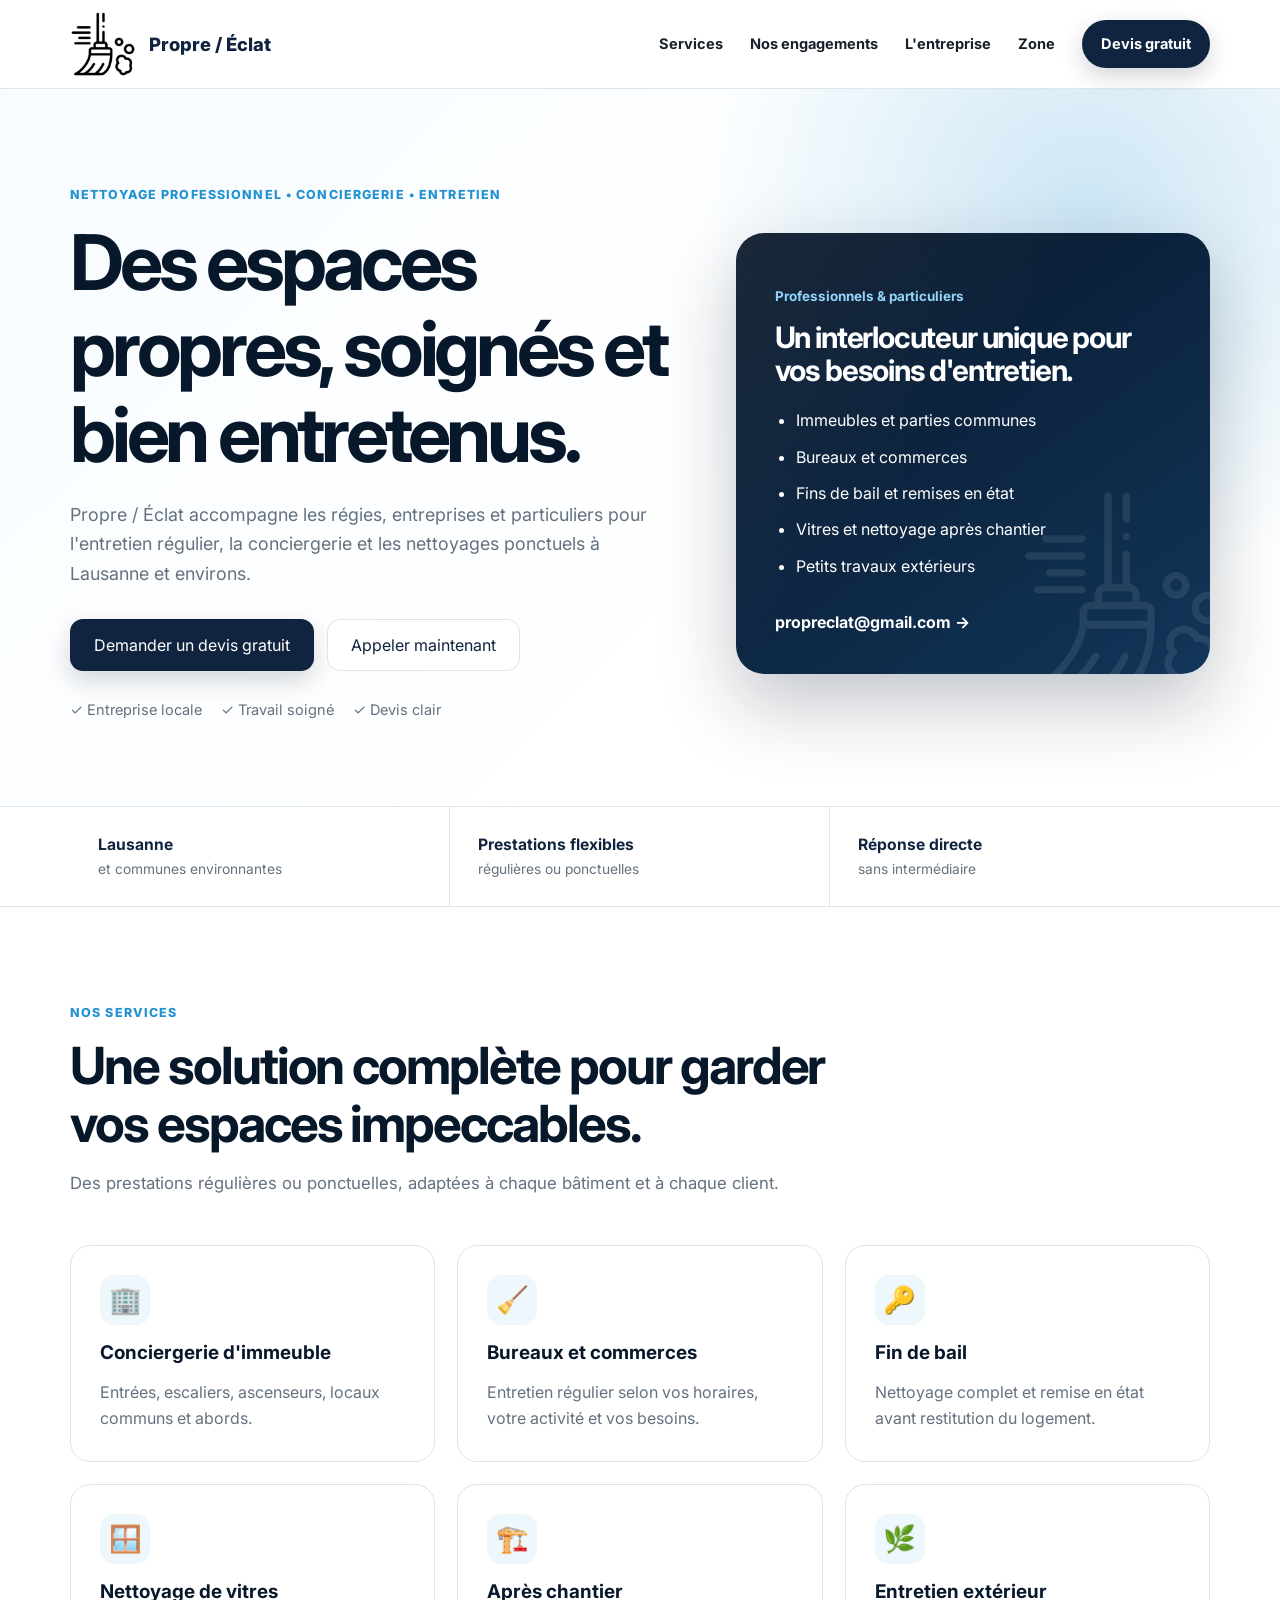
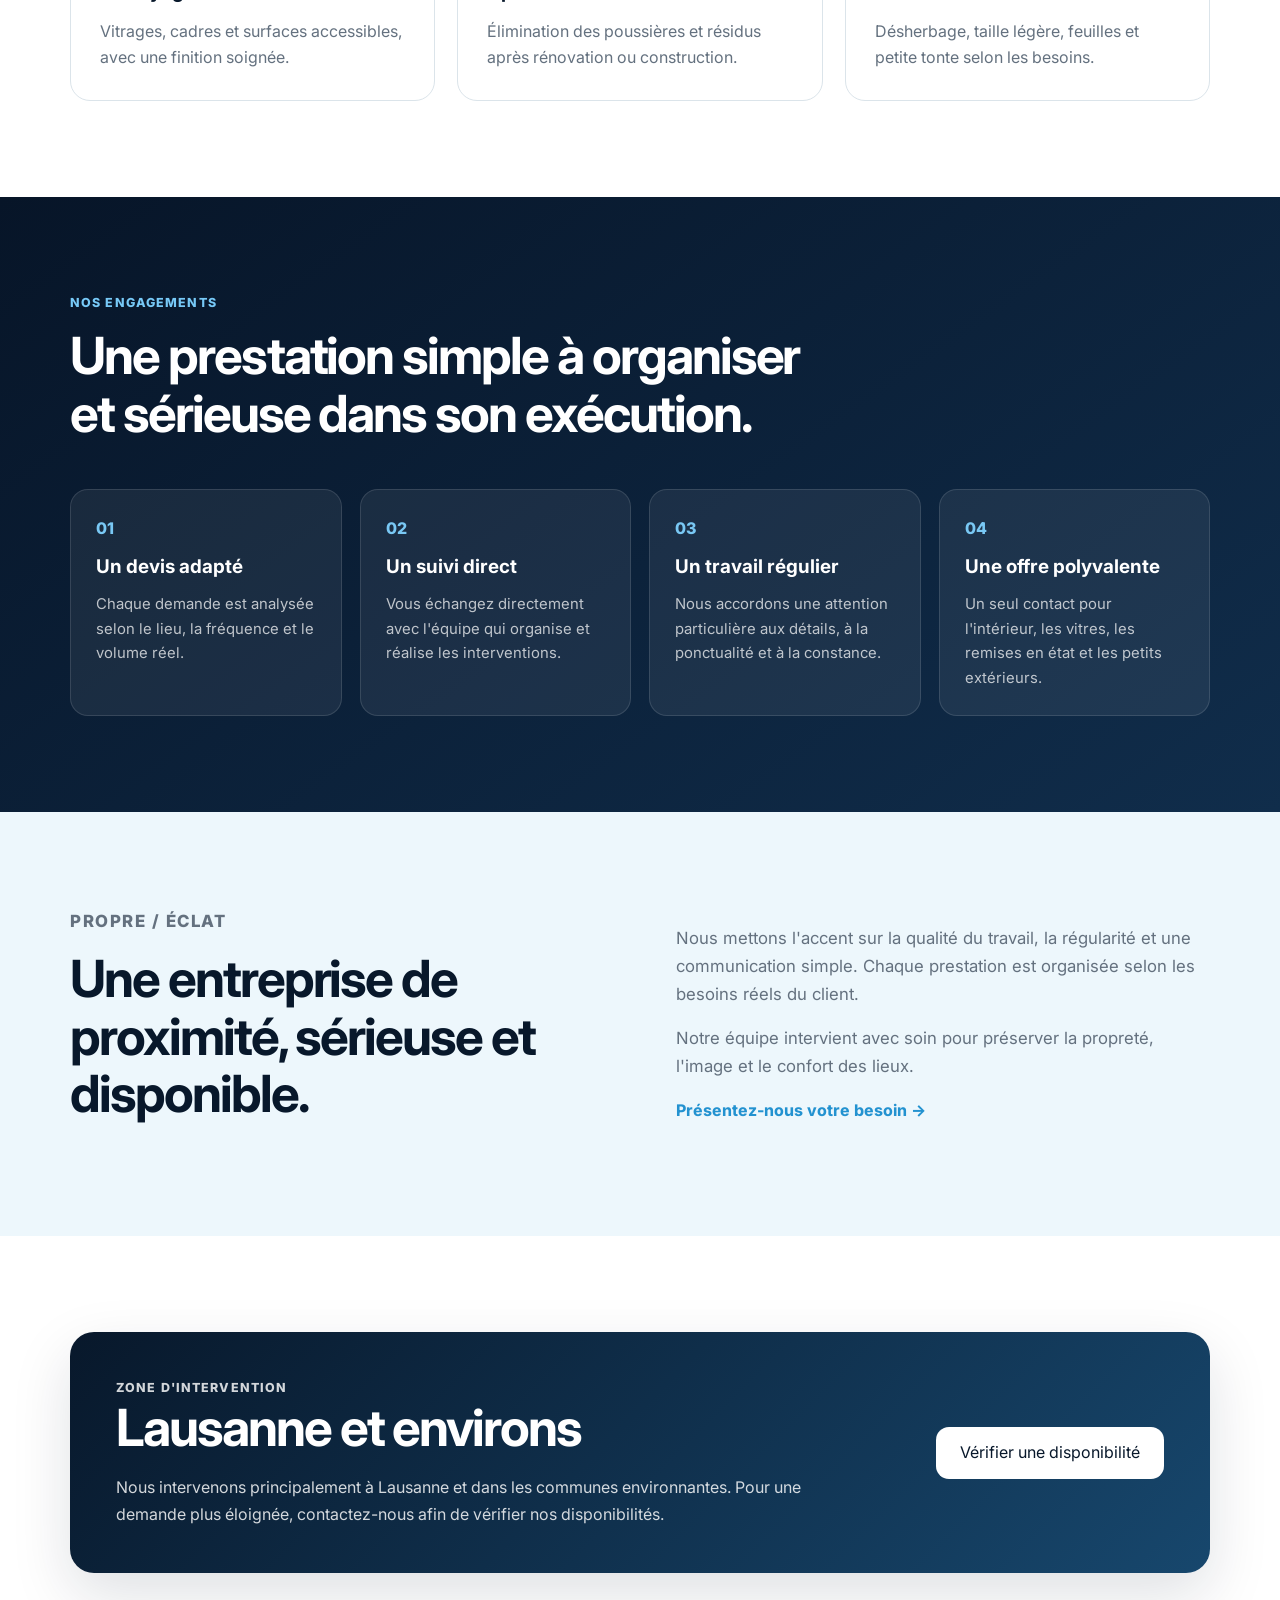
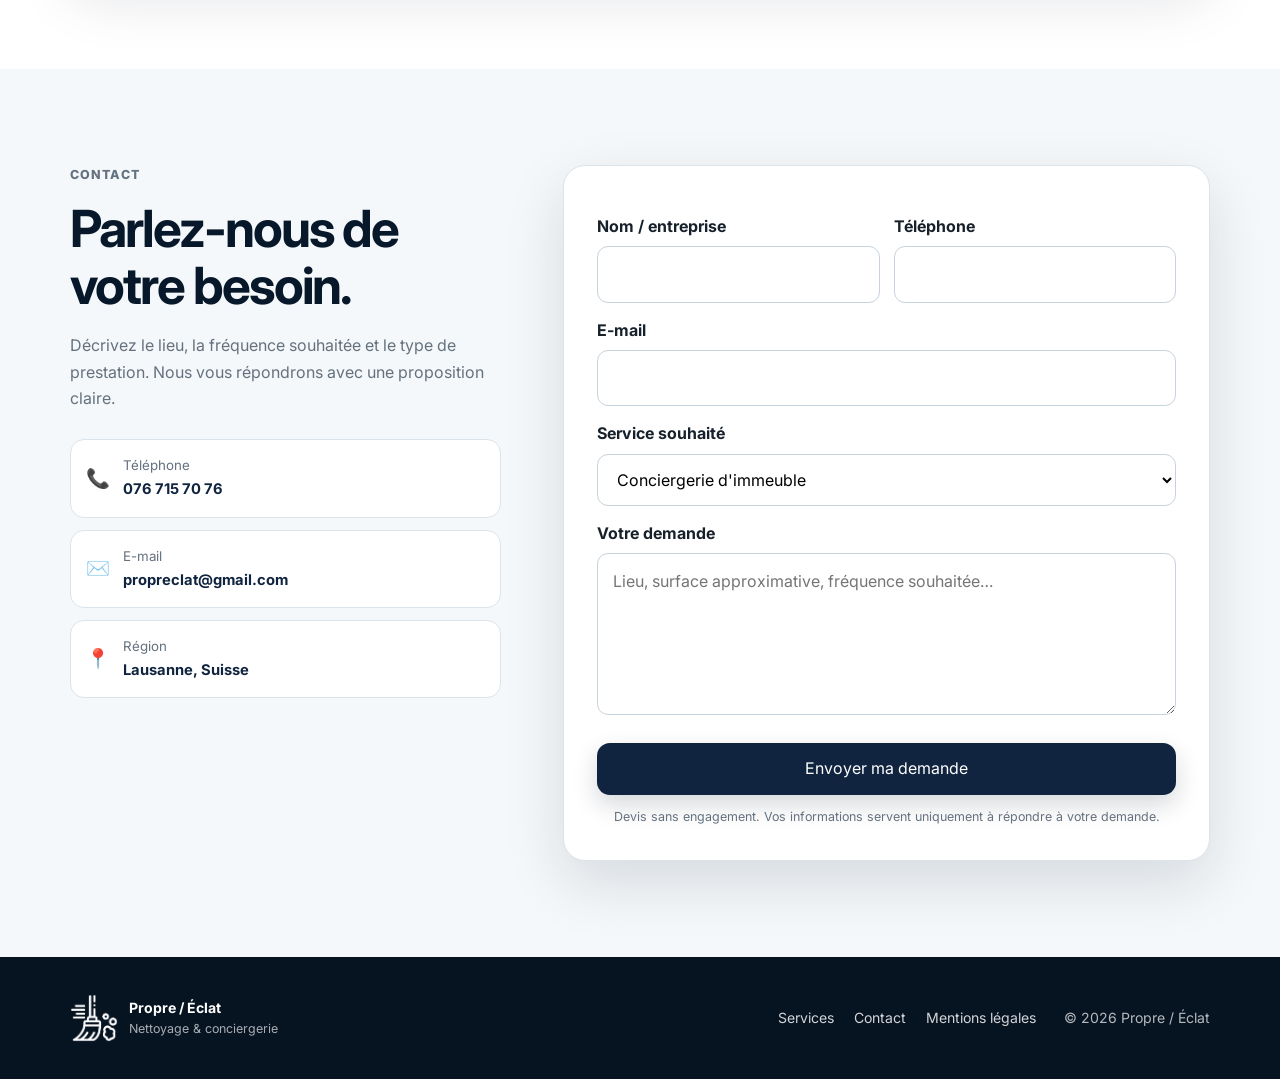
<file: index.html>
<!DOCTYPE html>
<html lang="fr">
<head>
  <meta charset="UTF-8">
  <meta name="viewport" content="width=device-width, initial-scale=1.0">
  <meta name="description" content="Propre / Éclat – Conciergerie, nettoyage professionnel, vitres, fins de bail et entretien à Lausanne et environs.">
  <meta name="theme-color" content="#08182b">
  <title>Propre / Éclat | Nettoyage & conciergerie à Lausanne</title>
  <link rel="preconnect" href="https://fonts.googleapis.com">
  <link rel="preconnect" href="https://fonts.gstatic.com" crossorigin>
  <link href="https://fonts.googleapis.com/css2?family=Inter:wght@400;500;600;700;800&display=swap" rel="stylesheet">
  <link rel="icon" type="image/png" href="logo-propre-eclat.png">
  <link rel="stylesheet" href="styles.css">
</head>
<body>
  <header class="header">
    <div class="container nav">
      <a class="brand" href="#accueil" aria-label="Propre Éclat - Accueil">
        <img class="brand-logo" src="logo-propre-eclat.png" alt="Logo Propre / Éclat">
        <span>Propre / Éclat</span>
      </a>

      <button class="menu-toggle" aria-label="Ouvrir le menu" aria-expanded="false">
        <span></span><span></span><span></span>
      </button>

      <nav class="nav-links" aria-label="Navigation principale">
        <a href="#services">Services</a>
        <a href="#avantages">Nos engagements</a>
        <a href="#entreprise">L'entreprise</a>
        <a href="#zone">Zone</a>
        <a class="nav-cta" href="#contact">Devis gratuit</a>
      </nav>
    </div>
  </header>

  <main>
    <section class="hero" id="accueil">
      <div class="container hero-grid">
        <div class="hero-content reveal">
          <p class="eyebrow">Nettoyage professionnel • Conciergerie • Entretien</p>
          <h1>Des espaces propres, soignés et bien entretenus.</h1>
          <p class="hero-text">
            Propre / Éclat accompagne les régies, entreprises et particuliers pour
            l'entretien régulier, la conciergerie et les nettoyages ponctuels à Lausanne et environs.
          </p>
          <div class="hero-actions">
            <a class="button primary" href="#contact">Demander un devis gratuit</a>
            <a class="button secondary" href="tel:+41767157076">Appeler maintenant</a>
          </div>
          <div class="hero-points" aria-label="Nos principaux engagements">
            <span>✓ Entreprise locale</span>
            <span>✓ Travail soigné</span>
            <span>✓ Devis clair</span>
          </div>
        </div>

        <div class="hero-card reveal">
          <img class="hero-logo" src="logo-propre-eclat.png" alt="" aria-hidden="true">
          <p class="card-label">Professionnels & particuliers</p>
          <h2>Un interlocuteur unique pour vos besoins d'entretien.</h2>
          <ul>
            <li>Immeubles et parties communes</li>
            <li>Bureaux et commerces</li>
            <li>Fins de bail et remises en état</li>
            <li>Vitres et nettoyage après chantier</li>
            <li>Petits travaux extérieurs</li>
          </ul>
          <a class="card-contact" href="mailto:propreclat@gmail.com">propreclat@gmail.com →</a>
        </div>
      </div>
    </section>

    <section class="trust-strip" aria-label="Informations pratiques">
      <div class="container trust-grid">
        <div><strong>Lausanne</strong><span>et communes environnantes</span></div>
        <div><strong>Prestations flexibles</strong><span>régulières ou ponctuelles</span></div>
        <div><strong>Réponse directe</strong><span>sans intermédiaire</span></div>
      </div>
    </section>

    <section class="section" id="services">
      <div class="container">
        <div class="section-heading reveal">
          <p class="eyebrow">Nos services</p>
          <h2>Une solution complète pour garder vos espaces impeccables.</h2>
          <p>Des prestations régulières ou ponctuelles, adaptées à chaque bâtiment et à chaque client.</p>
        </div>

        <div class="services-grid">
          <article class="service-card reveal"><div class="icon">🏢</div><h3>Conciergerie d'immeuble</h3><p>Entrées, escaliers, ascenseurs, locaux communs et abords.</p></article>
          <article class="service-card reveal"><div class="icon">🧹</div><h3>Bureaux et commerces</h3><p>Entretien régulier selon vos horaires, votre activité et vos besoins.</p></article>
          <article class="service-card reveal"><div class="icon">🔑</div><h3>Fin de bail</h3><p>Nettoyage complet et remise en état avant restitution du logement.</p></article>
          <article class="service-card reveal"><div class="icon">🪟</div><h3>Nettoyage de vitres</h3><p>Vitrages, cadres et surfaces accessibles, avec une finition soignée.</p></article>
          <article class="service-card reveal"><div class="icon">🏗️</div><h3>Après chantier</h3><p>Élimination des poussières et résidus après rénovation ou construction.</p></article>
          <article class="service-card reveal"><div class="icon">🌿</div><h3>Entretien extérieur</h3><p>Désherbage, taille légère, feuilles et petite tonte selon les besoins.</p></article>
        </div>
      </div>
    </section>

    <section class="section dark-section" id="avantages">
      <div class="container">
        <div class="section-heading reveal">
          <p class="eyebrow">Nos engagements</p>
          <h2>Une prestation simple à organiser et sérieuse dans son exécution.</h2>
        </div>
        <div class="benefits-grid">
          <article class="benefit reveal"><span>01</span><h3>Un devis adapté</h3><p>Chaque demande est analysée selon le lieu, la fréquence et le volume réel.</p></article>
          <article class="benefit reveal"><span>02</span><h3>Un suivi direct</h3><p>Vous échangez directement avec l'équipe qui organise et réalise les interventions.</p></article>
          <article class="benefit reveal"><span>03</span><h3>Un travail régulier</h3><p>Nous accordons une attention particulière aux détails, à la ponctualité et à la constance.</p></article>
          <article class="benefit reveal"><span>04</span><h3>Une offre polyvalente</h3><p>Un seul contact pour l'intérieur, les vitres, les remises en état et les petits extérieurs.</p></article>
        </div>
      </div>
    </section>

    <section class="section soft" id="entreprise">
      <div class="container split">
        <div class="reveal">
          <p class="eyebrow">Propre / Éclat</p>
          <h2>Une entreprise de proximité, sérieuse et disponible.</h2>
        </div>
        <div class="reveal">
          <p>Nous mettons l'accent sur la qualité du travail, la régularité et une communication simple. Chaque prestation est organisée selon les besoins réels du client.</p>
          <p>Notre équipe intervient avec soin pour préserver la propreté, l'image et le confort des lieux.</p>
          <a class="text-link" href="#contact">Présentez-nous votre besoin →</a>
        </div>
      </div>
    </section>

    <section class="section" id="zone">
      <div class="container zone-box reveal">
        <div>
          <p class="eyebrow">Zone d'intervention</p>
          <h2>Lausanne et environs</h2>
          <p>Nous intervenons principalement à Lausanne et dans les communes environnantes. Pour une demande plus éloignée, contactez-nous afin de vérifier nos disponibilités.</p>
        </div>
        <a class="button light" href="#contact">Vérifier une disponibilité</a>
      </div>
    </section>

    <section class="section contact-section" id="contact">
      <div class="container contact-grid">
        <div class="reveal">
          <p class="eyebrow">Contact</p>
          <h2>Parlez-nous de votre besoin.</h2>
          <p>Décrivez le lieu, la fréquence souhaitée et le type de prestation. Nous vous répondrons avec une proposition claire.</p>
          <div class="contact-cards">
            <a href="tel:+41767157076"><span>📞</span><div><small>Téléphone</small><strong>076 715 70 76</strong></div></a>
            <a href="mailto:propreclat@gmail.com"><span>✉️</span><div><small>E-mail</small><strong>propreclat@gmail.com</strong></div></a>
            <div><span>📍</span><div><small>Région</small><strong>Lausanne, Suisse</strong></div></div>
          </div>
        </div>

        <form class="contact-form reveal" action="https://formsubmit.co/propreclat@gmail.com" method="POST">
          <input type="hidden" name="_subject" value="Nouvelle demande depuis le site Propre / Éclat">
          <input type="hidden" name="_captcha" value="false">
          <input type="hidden" name="_template" value="table">

          <div class="form-row">
            <div><label for="name">Nom / entreprise</label><input id="name" name="name" type="text" autocomplete="name" required></div>
            <div><label for="phone">Téléphone</label><input id="phone" name="phone" type="tel" autocomplete="tel"></div>
          </div>
          <label for="email">E-mail</label>
          <input id="email" name="email" type="email" autocomplete="email" required>
          <label for="service">Service souhaité</label>
          <select id="service" name="service">
            <option>Conciergerie d'immeuble</option><option>Bureaux / commerces</option><option>Fin de bail</option><option>Vitres</option><option>Après chantier</option><option>Entretien extérieur</option><option>Autre demande</option>
          </select>
          <label for="message">Votre demande</label>
          <textarea id="message" name="message" rows="5" placeholder="Lieu, surface approximative, fréquence souhaitée…" required></textarea>
          <button class="button primary full" type="submit">Envoyer ma demande</button>
          <p class="form-note">Devis sans engagement. Vos informations servent uniquement à répondre à votre demande.</p>
        </form>
      </div>
    </section>
  </main>

  <footer class="footer">
    <div class="container footer-inner">
      <div class="footer-brand"><img src="logo-propre-eclat.png" alt=""><div><strong>Propre / Éclat</strong><span>Nettoyage & conciergerie</span></div></div>
      <div class="footer-links"><a href="#services">Services</a><a href="#contact">Contact</a><a href="mentions-legales.html">Mentions légales</a></div>
      <p>© 2026 Propre / Éclat</p>
    </div>
  </footer>

  <div class="mobile-actions" aria-label="Contact rapide">
    <a class="call" href="tel:+41767157076" aria-label="Appeler Propre Éclat">📞 <span>Appeler</span></a>
    <a class="whatsapp" href="https://wa.me/41767157076?text=Bonjour%20Propre%20%2F%20%C3%89clat%2C%20je%20souhaite%20demander%20un%20devis." target="_blank" rel="noopener" aria-label="Contacter Propre Éclat sur WhatsApp">WhatsApp</a>
  </div>

  <script src="script.js"></script>
  <!-- Cloudflare Web Analytics --><script type='module' src='https://static.cloudflareinsights.com/beacon.min.js' data-cf-beacon='{"token": "15ac11f66d474785bb81657eef0e72f1"}'></script><!-- End Cloudflare Web Analytics -->
</body>
</html>
</file>
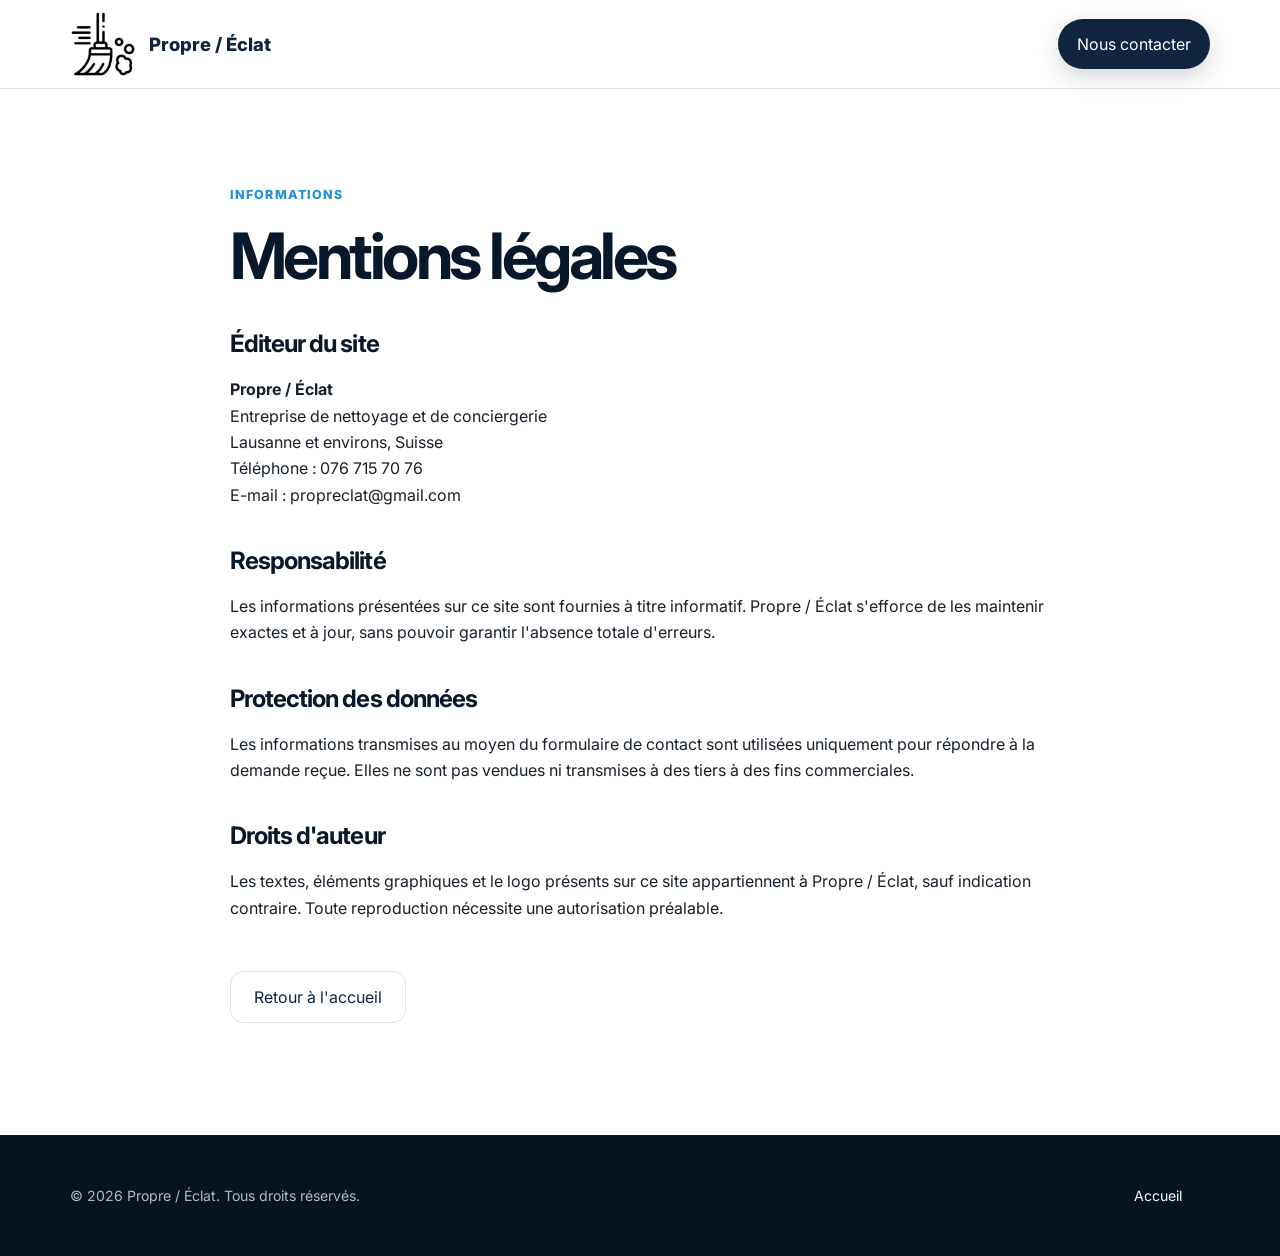
<file: mentions-legales.html>
<!DOCTYPE html>
<html lang="fr">
<head>
  <meta charset="UTF-8">
  <meta name="viewport" content="width=device-width, initial-scale=1.0">
  <meta name="description" content="Mentions légales du site Propre / Éclat.">
  <title>Mentions légales | Propre / Éclat</title>
  <link rel="icon" type="image/png" href="logo-propre-eclat.png">
  <link rel="preconnect" href="https://fonts.googleapis.com">
  <link rel="preconnect" href="https://fonts.gstatic.com" crossorigin>
  <link href="https://fonts.googleapis.com/css2?family=Inter:wght@400;500;600;700;800&display=swap" rel="stylesheet">
  <link rel="stylesheet" href="styles.css">
</head>
<body>
  <header class="header">
    <div class="container nav">
      <a class="brand" href="index.html" aria-label="Retour à l'accueil">
        <img class="brand-logo" src="logo-propre-eclat.png" alt="Logo Propre / Éclat">
        <span>Propre / Éclat</span>
      </a>
      <a class="nav-cta" href="index.html#contact">Nous contacter</a>
    </div>
  </header>

  <main class="section">
    <div class="container" style="max-width: 820px;">
      <p class="eyebrow">Informations</p>
      <h1 style="font-size: clamp(2.4rem, 5vw, 4rem);">Mentions légales</h1>

      <h2 style="font-size: 1.5rem; margin-top: 40px;">Éditeur du site</h2>
      <p><strong>Propre / Éclat</strong><br>
      Entreprise de nettoyage et de conciergerie<br>
      Lausanne et environs, Suisse<br>
      Téléphone : <a href="tel:+41767157076">076 715 70 76</a><br>
      E-mail : <a href="mailto:propreclat@gmail.com">propreclat@gmail.com</a></p>

      <h2 style="font-size: 1.5rem; margin-top: 40px;">Responsabilité</h2>
      <p>Les informations présentées sur ce site sont fournies à titre informatif. Propre / Éclat s'efforce de les maintenir exactes et à jour, sans pouvoir garantir l'absence totale d'erreurs.</p>

      <h2 style="font-size: 1.5rem; margin-top: 40px;">Protection des données</h2>
      <p>Les informations transmises au moyen du formulaire de contact sont utilisées uniquement pour répondre à la demande reçue. Elles ne sont pas vendues ni transmises à des tiers à des fins commerciales.</p>

      <h2 style="font-size: 1.5rem; margin-top: 40px;">Droits d'auteur</h2>
      <p>Les textes, éléments graphiques et le logo présents sur ce site appartiennent à Propre / Éclat, sauf indication contraire. Toute reproduction nécessite une autorisation préalable.</p>

      <p style="margin-top: 50px;"><a class="button secondary" href="index.html">Retour à l'accueil</a></p>
    </div>
  </main>

  <footer class="footer">
    <div class="container footer-inner">
      <p>© 2026 Propre / Éclat. Tous droits réservés.</p>
      <a href="index.html">Accueil</a>
    </div>
  </footer>
</body>
</html>
</file>
<file: styles.css>
*{box-sizing:border-box}:root{--navy:#10243f;--navy-dark:#08182b;--blue:#2392d0;--blue-light:#79c8f4;--light-blue:#edf7fc;--white:#fff;--text:#17212b;--muted:#64717f;--border:#dbe4ea;--shadow:0 22px 60px rgba(7,24,43,.13)}html{scroll-behavior:smooth;scroll-padding-top:88px}body{margin:0;font-family:"Inter",Arial,sans-serif;color:var(--text);background:var(--white);line-height:1.65}a{color:inherit;text-decoration:none}.container{width:min(1140px,calc(100% - 40px));margin:0 auto}.header{position:sticky;top:0;z-index:50;background:rgba(255,255,255,.94);border-bottom:1px solid rgba(219,228,234,.9);backdrop-filter:blur(16px)}.nav{min-height:88px;display:flex;align-items:center;justify-content:space-between;gap:24px}.brand{display:flex;align-items:center;gap:13px;font-weight:800;color:var(--navy);font-size:1.15rem}.brand-logo{width:66px;height:66px;object-fit:contain}.nav-links{display:flex;align-items:center;gap:27px;font-weight:700;font-size:.91rem}.nav-links a{transition:.2s}.nav-links a:hover{color:var(--blue)}.nav-cta{padding:12px 19px;border-radius:999px;background:var(--navy);color:#fff!important;box-shadow:0 8px 22px rgba(8,24,43,.18)}.menu-toggle{display:none;width:45px;height:45px;border:1px solid var(--border);border-radius:12px;background:#fff;padding:11px;cursor:pointer}.menu-toggle span{display:block;height:2px;background:var(--navy);margin:5px 0;border-radius:3px;transition:.2s}.menu-toggle.active span:nth-child(1){transform:translateY(7px) rotate(45deg)}.menu-toggle.active span:nth-child(2){opacity:0}.menu-toggle.active span:nth-child(3){transform:translateY(-7px) rotate(-45deg)}.hero{overflow:hidden;background:radial-gradient(circle at 85% 18%,rgba(35,146,208,.23),transparent 31%),linear-gradient(135deg,#f8fcff 0%,#fff 62%);padding:96px 0 84px}.hero-grid{display:grid;grid-template-columns:1.12fr .88fr;gap:62px;align-items:center}.eyebrow{margin:0 0 14px;color:var(--blue);font-weight:800;letter-spacing:.09em;text-transform:uppercase;font-size:.78rem}h1,h2,h3{color:var(--navy-dark);line-height:1.12;margin-top:0}h1{font-size:clamp(2.7rem,6vw,4.9rem);letter-spacing:-.055em;margin-bottom:22px}h2{font-size:clamp(2rem,4vw,3.2rem);letter-spacing:-.04em;margin-bottom:18px}h3{font-size:1.18rem;margin-bottom:10px}.hero-text{max-width:680px;color:var(--muted);font-size:1.12rem;margin-bottom:31px}.hero-actions{display:flex;gap:13px;flex-wrap:wrap}.button{display:inline-flex;justify-content:center;align-items:center;min-height:52px;padding:0 23px;border-radius:13px;font-weight:750;border:1px solid transparent;cursor:pointer;font:inherit;transition:transform .18s,box-shadow .18s,background .18s}.button:hover{transform:translateY(-2px)}.primary{background:var(--navy);color:#fff;box-shadow:0 10px 25px rgba(8,24,43,.17)}.primary:hover{background:#17476d}.secondary{border-color:var(--border);background:#fff;color:var(--navy)}.light{background:#fff;color:var(--navy-dark)}.hero-points{display:flex;flex-wrap:wrap;gap:19px;margin-top:27px;color:var(--muted);font-size:.91rem}.hero-card{position:relative;overflow:hidden;padding:39px;border-radius:28px;color:#fff;background:linear-gradient(145deg,#071528,#12365a);box-shadow:0 30px 75px rgba(7,24,43,.25)}.hero-card:before{content:"";position:absolute;inset:0;background:linear-gradient(130deg,rgba(255,255,255,.08),transparent 45%)}.hero-logo{position:absolute;right:-20px;bottom:-23px;width:210px;height:210px;object-fit:contain;opacity:.09;filter:invert(1)}.hero-card>*:not(.hero-logo){position:relative;z-index:1}.hero-card h2{color:#fff;font-size:1.85rem}.hero-card ul{padding-left:21px;margin:20px 0}.hero-card li{margin:10px 0}.card-label{color:#93d4fa;font-weight:700;font-size:.84rem}.card-contact{display:inline-block;margin-top:10px;color:#fff;font-weight:700}.trust-strip{border-top:1px solid var(--border);border-bottom:1px solid var(--border);background:#fff}.trust-grid{display:grid;grid-template-columns:repeat(3,1fr)}.trust-grid>div{padding:25px 28px;border-right:1px solid var(--border)}.trust-grid>div:last-child{border:0}.trust-grid strong,.trust-grid span{display:block}.trust-grid strong{color:var(--navy);font-size:.98rem}.trust-grid span{color:var(--muted);font-size:.86rem}.section{padding:96px 0}.soft{background:var(--light-blue)}.section-heading{max-width:780px;margin-bottom:47px}.section-heading>p:last-child{color:var(--muted);font-size:1.05rem}.services-grid{display:grid;grid-template-columns:repeat(3,1fr);gap:22px}.service-card{padding:29px;border:1px solid var(--border);border-radius:20px;background:#fff;transition:transform .22s,box-shadow .22s,border-color .22s}.service-card:hover{transform:translateY(-5px);box-shadow:0 17px 36px rgba(8,24,43,.1);border-color:#b7d9eb}.service-card p{margin-bottom:0;color:var(--muted)}.icon{width:50px;height:50px;display:grid;place-items:center;font-size:1.65rem;margin-bottom:17px;border-radius:14px;background:var(--light-blue)}.dark-section{background:linear-gradient(145deg,#071528,#102d4b);color:#fff}.dark-section h2,.dark-section h3{color:#fff}.dark-section .eyebrow{color:#77c9f7}.benefits-grid{display:grid;grid-template-columns:repeat(4,1fr);gap:18px}.benefit{padding:25px;border-radius:18px;background:rgba(255,255,255,.065);border:1px solid rgba(255,255,255,.12)}.benefit span{color:#79c8f4;font-weight:800}.benefit h3{margin-top:15px}.benefit p{margin-bottom:0;color:rgba(255,255,255,.72);font-size:.93rem}.split{display:grid;grid-template-columns:1fr 1fr;gap:72px}.split p{color:var(--muted);font-size:1.05rem}.text-link{color:var(--blue);font-weight:750}.zone-box{padding:46px;border-radius:24px;background:linear-gradient(135deg,var(--navy-dark),#17476d);color:#fff;display:flex;justify-content:space-between;gap:30px;align-items:center;box-shadow:var(--shadow)}.zone-box h2,.zone-box p{color:#fff}.zone-box p{max-width:700px;margin-bottom:0;opacity:.82}.contact-section{background:#f5f8fa}.contact-grid{display:grid;grid-template-columns:.8fr 1.2fr;gap:62px;align-items:start}.contact-grid>div>p{color:var(--muted)}.contact-cards{display:grid;gap:12px;margin-top:28px}.contact-cards>a,.contact-cards>div{display:flex;gap:13px;align-items:center;padding:15px;border:1px solid var(--border);border-radius:14px;background:#fff}.contact-cards span{font-size:1.2rem}.contact-cards small,.contact-cards strong{display:block}.contact-cards small{color:var(--muted)}.contact-cards strong{font-size:.92rem;color:var(--navy)}.contact-form{background:#fff;padding:33px;border-radius:22px;border:1px solid var(--border);box-shadow:var(--shadow)}.form-row{display:grid;grid-template-columns:1fr 1fr;gap:14px}.contact-form label{display:block;font-weight:700;margin:14px 0 7px}.contact-form input,.contact-form select,.contact-form textarea{width:100%;padding:14px 15px;border:1px solid #c7d3dc;border-radius:11px;font:inherit;background:#fff}.contact-form textarea{resize:vertical}.contact-form input:focus,.contact-form select:focus,.contact-form textarea:focus{outline:3px solid rgba(35,146,208,.14);border-color:var(--blue)}.full{width:100%;margin-top:20px}.form-note{margin:12px 0 0;color:var(--muted);font-size:.78rem;text-align:center}.footer{background:#061321;color:#fff;padding:35px 0}.footer-inner{display:grid;grid-template-columns:1fr auto auto;align-items:center;gap:28px;font-size:.88rem}.footer-brand{display:flex;align-items:center;gap:11px}.footer-brand img{width:48px;height:48px;object-fit:contain;filter:brightness(0) invert(1)}.footer-brand strong,.footer-brand span{display:block}.footer-brand span{opacity:.65;font-size:.78rem}.footer-links{display:flex;gap:20px;opacity:.82}.footer p{opacity:.7}.mobile-actions{display:none}.reveal{opacity:0;transform:translateY(16px);transition:opacity .55s ease,transform .55s ease}.reveal.visible{opacity:1;transform:none}@media(max-width:900px){.menu-toggle{display:block}.nav-links{display:none;position:absolute;top:88px;left:14px;right:14px;padding:18px;background:#fff;border:1px solid var(--border);border-radius:17px;box-shadow:var(--shadow);flex-direction:column;align-items:stretch}.nav-links.open{display:flex}.hero{padding:70px 0}.hero-grid,.split,.contact-grid{grid-template-columns:1fr;gap:40px}.services-grid{grid-template-columns:1fr 1fr}.benefits-grid{grid-template-columns:1fr 1fr}.zone-box{align-items:flex-start;flex-direction:column}.footer-inner{grid-template-columns:1fr}.footer-links{flex-wrap:wrap}.trust-grid{grid-template-columns:1fr}.trust-grid>div{border-right:0;border-bottom:1px solid var(--border)}}@media(max-width:580px){body{padding-bottom:73px}.container{width:min(100% - 28px,1140px)}.nav{min-height:80px}.brand-logo{width:58px;height:58px}.brand{font-size:1.08rem}.nav-links{top:80px}.hero{padding:60px 0 64px}.section{padding:72px 0}.services-grid,.benefits-grid,.form-row{grid-template-columns:1fr}.hero-card,.contact-form,.zone-box{padding:26px}.hero-actions .button{width:100%}.hero-points{flex-direction:column;gap:8px}.trust-grid>div{padding:20px 14px}.mobile-actions{position:fixed;z-index:60;left:0;right:0;bottom:0;display:grid;grid-template-columns:1fr 1fr;padding:9px 12px calc(9px + env(safe-area-inset-bottom));gap:9px;background:rgba(255,255,255,.96);border-top:1px solid var(--border);backdrop-filter:blur(14px)}.mobile-actions a{min-height:48px;border-radius:12px;display:flex;align-items:center;justify-content:center;gap:7px;font-weight:800;font-size:.91rem}.mobile-actions .call{background:var(--navy);color:#fff}.mobile-actions .whatsapp{background:#25d366;color:#082c16}.footer{padding-bottom:42px}}@media(prefers-reduced-motion:reduce){html{scroll-behavior:auto}.reveal{opacity:1;transform:none;transition:none}.button,.service-card{transition:none}}
</file>
